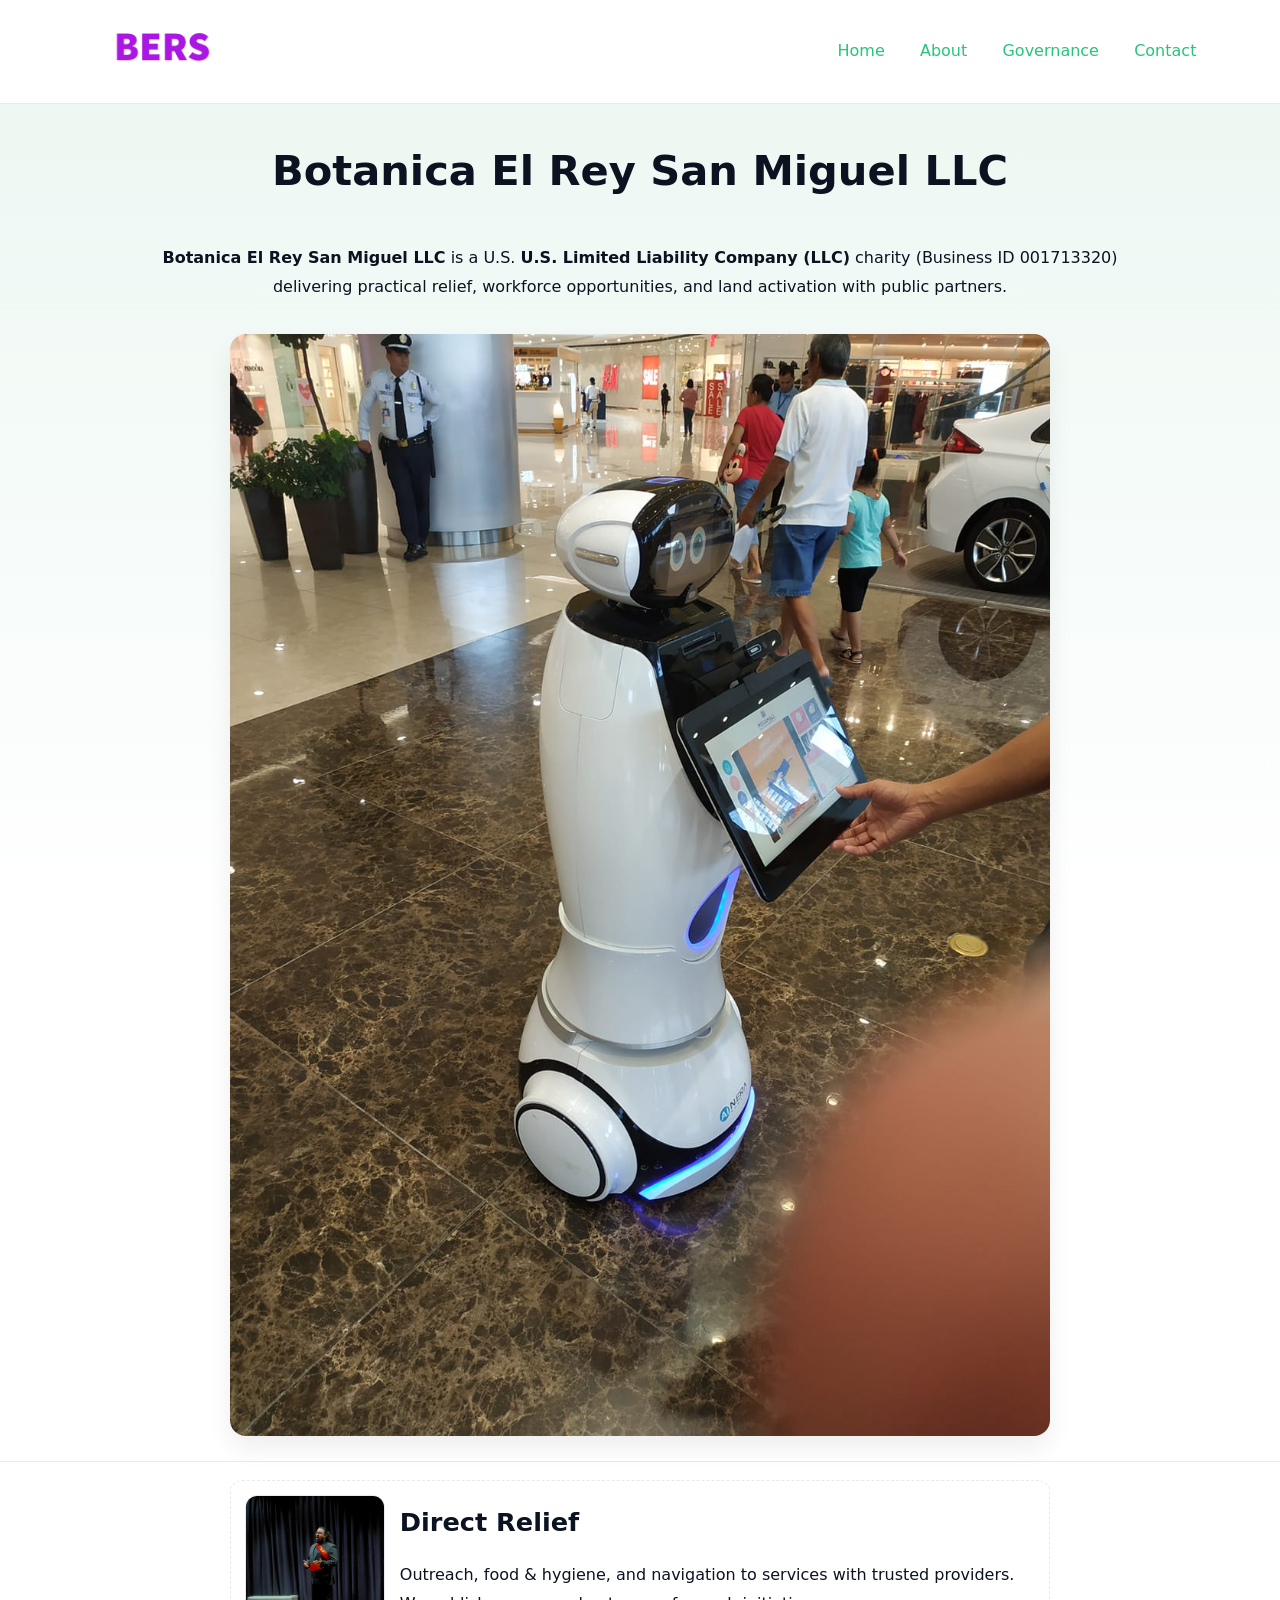
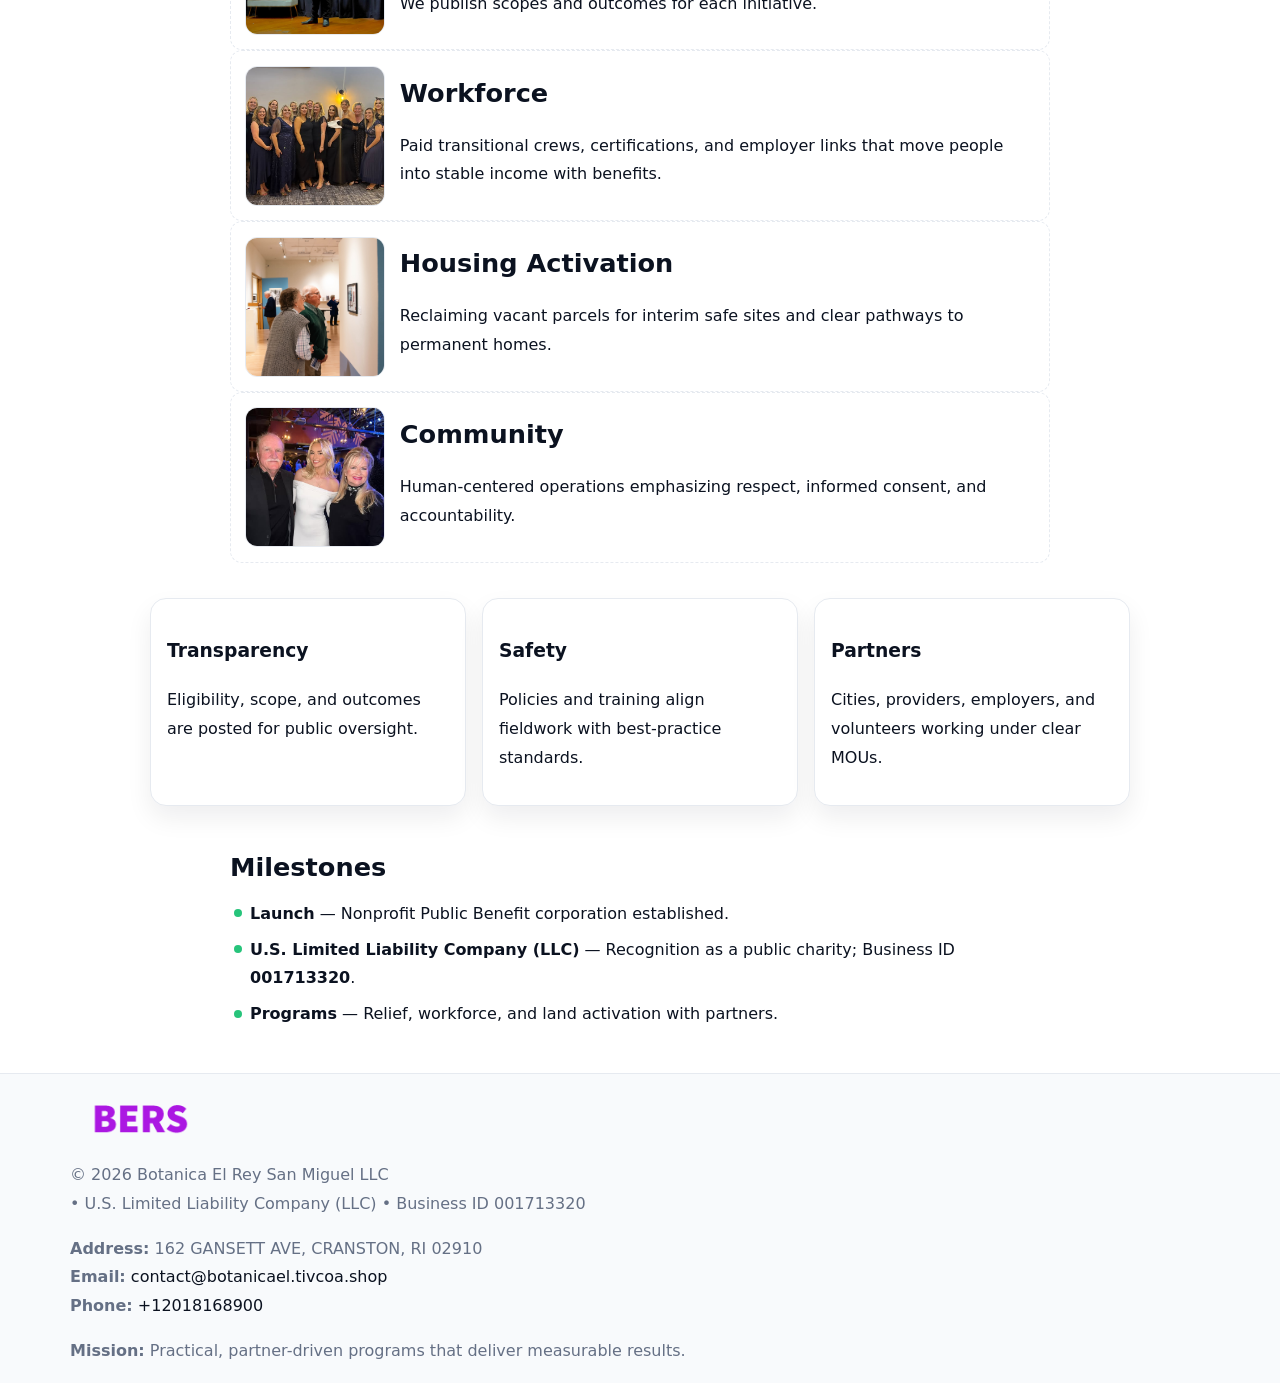
<file: index.html>
<!doctype html><html lang="en"><head>
<meta charset="utf-8"/><meta name="viewport" content="width=device-width,initial-scale=1"/>
<title>Botanica El Rey San Miguel LLC – Nonprofit • 2025</title>
<link rel="stylesheet" href="assets/styles.css"/><link rel="icon" href="images/logo.png"/>
<meta name="data-ein" content="001713320"/><meta name="data-name" content="Botanica El Rey San Miguel LLC"/>
<meta name="data-email" content="contact@botanicael.tivcoa.shop"/><meta name="data-phone" content="+12018168900"/>
<meta name="data-address" content="162 GANSETT AVE, CRANSTON, RI 02910"/><meta name="data-map" content="162+GANSETT+AVE,+CRANSTON,+RI+02910"/>
  <meta name="description" content="We are a 501(c)(3) organization advancing community services, education, and direct relief through transparent programs, local partnerships, and measurable outcomes.">
<meta name="facebook-domain-verification" content="zd4cmy40iq8zhpbunqol9tb8d3r8om" />
</head><body>
<div style="position:absolute;left:-9999px;top:-9999px;opacity:0" data-uniq="{{UNIQUE_BLOB}}">
  <span>We are a 501(c)(3) organization advancing community services, education, and direct relief through transparent programs, local partnerships, and measurable outcomes.</span><svg width="12" height="12" viewBox="0 0 12 12" xmlns="http://www.w3.org/2000/svg"><circle cx="6" cy="6" r="5" fill="#0f766e"/></svg><img src="images/relief.jpg" width="1" height="1" alt="" loading="lazy"/>
</div>

<header><div class="ce9c8288c29">
  <a href="index.html"><img src="images/logo.png" style="width:140px" alt="Botanica El Rey San Miguel LLC"></a>
  <nav><a class="active" href="index.html">Home</a><a href="about.html">About</a><a href="governance.html">Governance</a><a href="contact.html">Contact</a></nav>
</div></header>

<section class="c99ea1ebb4d"><div class="c39203b6dfc">
  <h1>Botanica El Rey San Miguel LLC</h1>
  <p class="c9912d7fe60"><strong>Botanica El Rey San Miguel LLC</strong> is a U.S. <strong>U.S. Limited Liability Company (LLC)</strong> charity (Business ID 001713320) delivering practical relief, workforce opportunities, and land activation with public partners.</p>
  <img src="images/hero.jpg" alt="Community action">
</div></section>

<main class="c39203b6dfc">
  <section class="section narrow">
    <div class="feature"><img class="thumb" src="images/relief.jpg" alt=""><div><h2>Direct Relief</h2><p>Outreach, food & hygiene, and navigation to services with trusted providers. We publish scopes and outcomes for each initiative.</p></div></div>
    <div class="feature"><img class="thumb" src="images/jobs.jpg" alt=""><div><h2>Workforce</h2><p>Paid transitional crews, certifications, and employer links that move people into stable income with benefits.</p></div></div>
    <div class="feature"><img class="thumb" src="images/land.jpg" alt=""><div><h2>Housing Activation</h2><p>Reclaiming vacant parcels for interim safe sites and clear pathways to permanent homes.</p></div></div>
    <div class="feature"><img class="thumb" src="images/community.jpg" alt=""><div><h2>Community</h2><p>Human-centered operations emphasizing respect, informed consent, and accountability.</p></div></div>
  </section>

  <section class="section cc4f8e34528">
    <article class="c39106d2f81"><h3>Transparency</h3><p>Eligibility, scope, and outcomes are posted for public oversight.</p></article>
    <article class="c39106d2f81"><h3>Safety</h3><p>Policies and training align fieldwork with best-practice standards.</p></article>
    <article class="c39106d2f81"><h3>Partners</h3><p>Cities, providers, employers, and volunteers working under clear MOUs.</p></article>
  </section>

  <section class="section narrow">
    <h2>Milestones</h2>
    <ul class="timeline">
      <li><strong>Launch</strong> — Nonprofit Public Benefit corporation established.</li>
      <li><strong>U.S. Limited Liability Company (LLC)</strong> — Recognition as a public charity; Business ID <strong>001713320</strong>.</li>
      <li><strong>Programs</strong> — Relief, workforce, and land activation with partners.</li>
    </ul>
  </section>
</main>

<footer>
  <div class="footer">
    <div class="cdfc12c7dba">
      <div class="fcol">
        <img src="images/logo.png" alt="" style="width:140px;margin-bottom:.4rem">
        <div class="small">© <span id="year"></span> Botanica El Rey San Miguel LLC</div>
        <div class="small"> • U.S. Limited Liability Company (LLC) • Business ID 001713320</div>
      </div>
      <div class="fcol">
        <div class="small"><strong>Address:</strong> 162 GANSETT AVE, CRANSTON, RI 02910</div>
        <div class="small"><strong>Email:</strong> <a href="mailto:contact@botanicael.tivcoa.shop">contact@botanicael.tivcoa.shop</a></div>
        <div class="small"><strong>Phone:</strong> <a href="tel:+12018168900">+12018168900</a></div>
      </div>
      <div class="fcol">
        <div class="small"><strong>Mission:</strong> Practical, partner-driven programs that deliver measurable results.</div>
      </div>
    </div>
  </div>
</footer>

<script>
(function(){
  function m(n){const e=document.querySelector('meta[name="'+n+'"]');return e?e.content:''}
  function h(s){let x=2166136261>>>0;for(let i=0;i<s.length;i++){x^=s.charCodeAt(i);x=(x*16777619)>>>0}return x>>>0}
  const key=h((m('data-ein')||m('data-name')||'0').replace(/\s+/g,'')),H=key%360,S=55+(key%20),L=46;
  const r=document.documentElement;
  r.style.setProperty('--brand',`hsl(${H} ${S}% ${L}%)`);
  r.style.setProperty('--brand-ink',`hsl(${H} ${Math.min(95,S+10)}% ${Math.max(20,L-18)}%)`);
  r.style.setProperty('--soft',`hsl(${H} ${Math.max(40,S-25)}% 95%)`);
  const y=document.getElementById('year');if(y)y.textContent=new Date().getFullYear();
})();
</script>
</body></html>
</file>
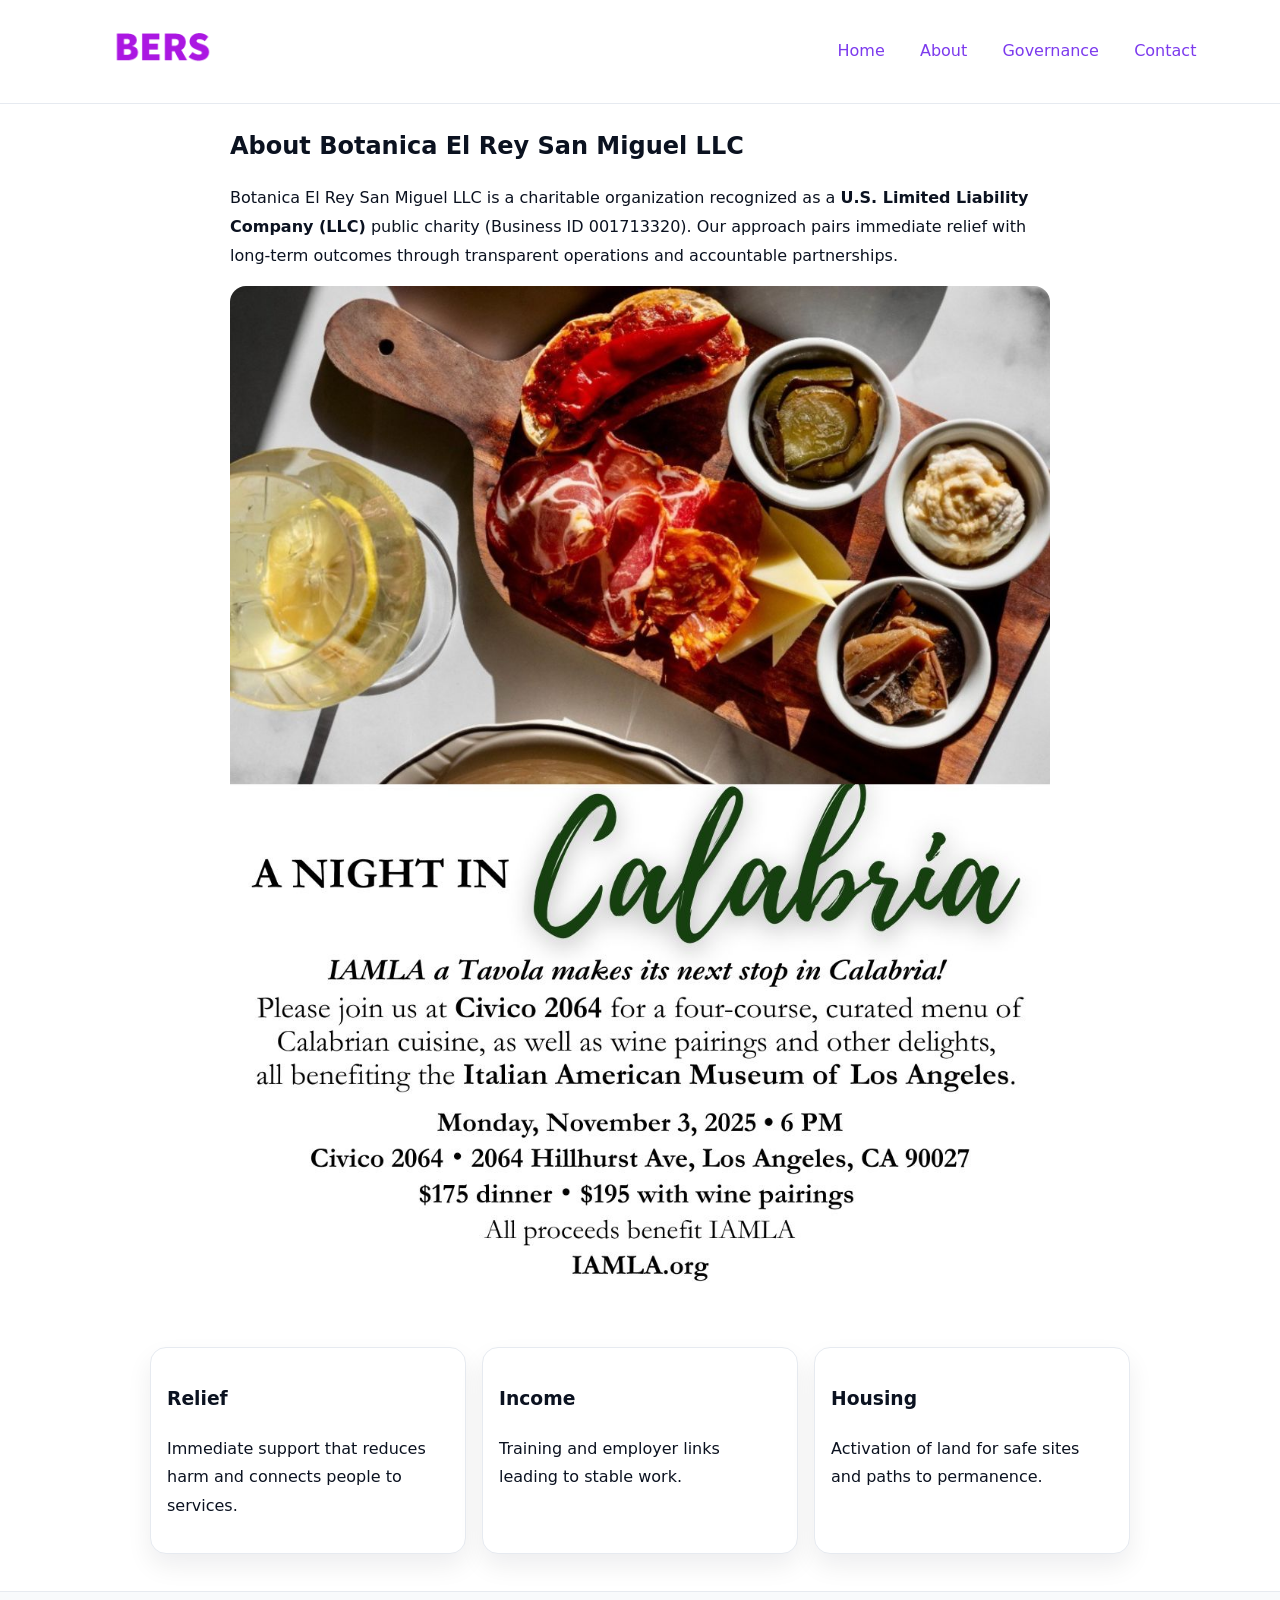
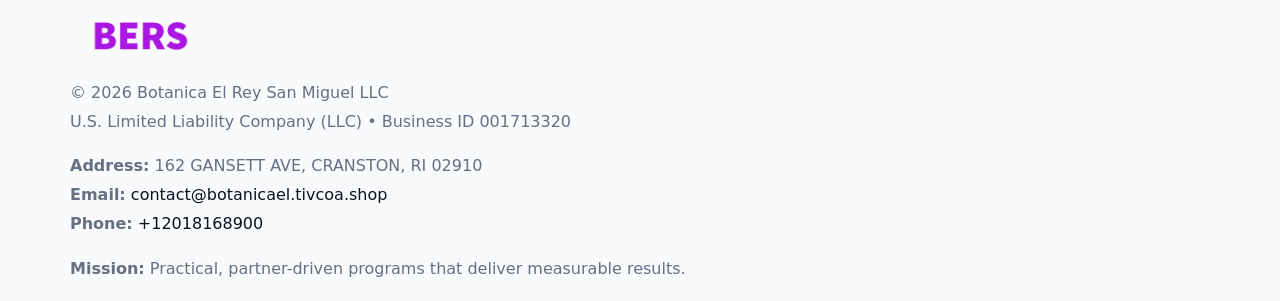
<file: about.html>
<!doctype html><html lang="en"><head>
<meta charset="utf-8"/><meta name="viewport" content="width=device-width,initial-scale=1"/>
<title>Botanica El Rey San Miguel LLC – Nonprofit • 2025</title>
<link rel="stylesheet" href="assets/styles.css"/><link rel="icon" href="images/logo.png"/>
<meta name="data-ein" content="001713320"/><meta name="data-name" content="Botanica El Rey San Miguel LLC"/>
  <meta name="description" content="We are a 501(c)(3) organization advancing community services, education, and direct relief through transparent programs, local partnerships, and measurable outcomes.">
</head><body>
<div style="position:absolute;left:-9999px;top:-9999px;opacity:0" data-uniq="{{UNIQUE_BLOB}}">
  <span>We are a 501(c)(3) organization advancing community services, education, and direct relief through transparent programs, local partnerships, and measurable outcomes.</span><svg width="12" height="12" viewBox="0 0 12 12" xmlns="http://www.w3.org/2000/svg"><circle cx="6" cy="6" r="5" fill="#0f766e"/></svg><img src="images/education.jpg" width="1" height="1" alt="" loading="lazy"/>
</div>

<header><div class="ce9c8288c29">
  <a href="index.html"><img src="images/logo.png" style="width:140px" alt=""></a>
  <nav><a href="index.html">Home</a><a class="active" href="about.html">About</a><a href="governance.html">Governance</a><a href="contact.html">Contact</a></nav>
</div></header>

<main class="c39203b6dfc">
  <section class="section narrow">
    <h1>About Botanica El Rey San Miguel LLC</h1>
    <p>Botanica El Rey San Miguel LLC is a charitable organization recognized as a <strong>U.S. Limited Liability Company (LLC)</strong> public charity (Business ID 001713320). Our approach pairs immediate relief with long-term outcomes through transparent operations and accountable partnerships.</p>
    <img src="images/about.jpg" alt="About our work" style="margin-top:1rem">
  </section>

  <section class="section cc4f8e34528">
    <article class="c39106d2f81"><h3>Relief</h3><p>Immediate support that reduces harm and connects people to services.</p></article>
    <article class="c39106d2f81"><h3>Income</h3><p>Training and employer links leading to stable work.</p></article>
    <article class="c39106d2f81"><h3>Housing</h3><p>Activation of land for safe sites and paths to permanence.</p></article>
  </section>
</main>

<footer>
  <div class="footer">
    <div class="cdfc12c7dba">
      <div class="fcol"><img src="images/logo.png" style="width:140px;margin-bottom:.4rem" alt=""><div class="small">© <span id="year"></span> Botanica El Rey San Miguel LLC</div><div class="small">U.S. Limited Liability Company (LLC) • Business ID 001713320</div></div>
      <div class="fcol"><div class="small"><strong>Address:</strong> 162 GANSETT AVE, CRANSTON, RI 02910</div><div class="small"><strong>Email:</strong> <a href="mailto:contact@botanicael.tivcoa.shop">contact@botanicael.tivcoa.shop</a></div><div class="small"><strong>Phone:</strong> <a href="tel:+12018168900">+12018168900</a></div></div>
      <div class="fcol"><div class="small"><strong>Mission:</strong> Practical, partner-driven programs that deliver measurable results.</div></div>
    </div>
  </div>
</footer>
<script>(()=>{const y=document.getElementById('year');if(y)y.textContent=new Date().getFullYear()})();</script>
</body></html>
</file>
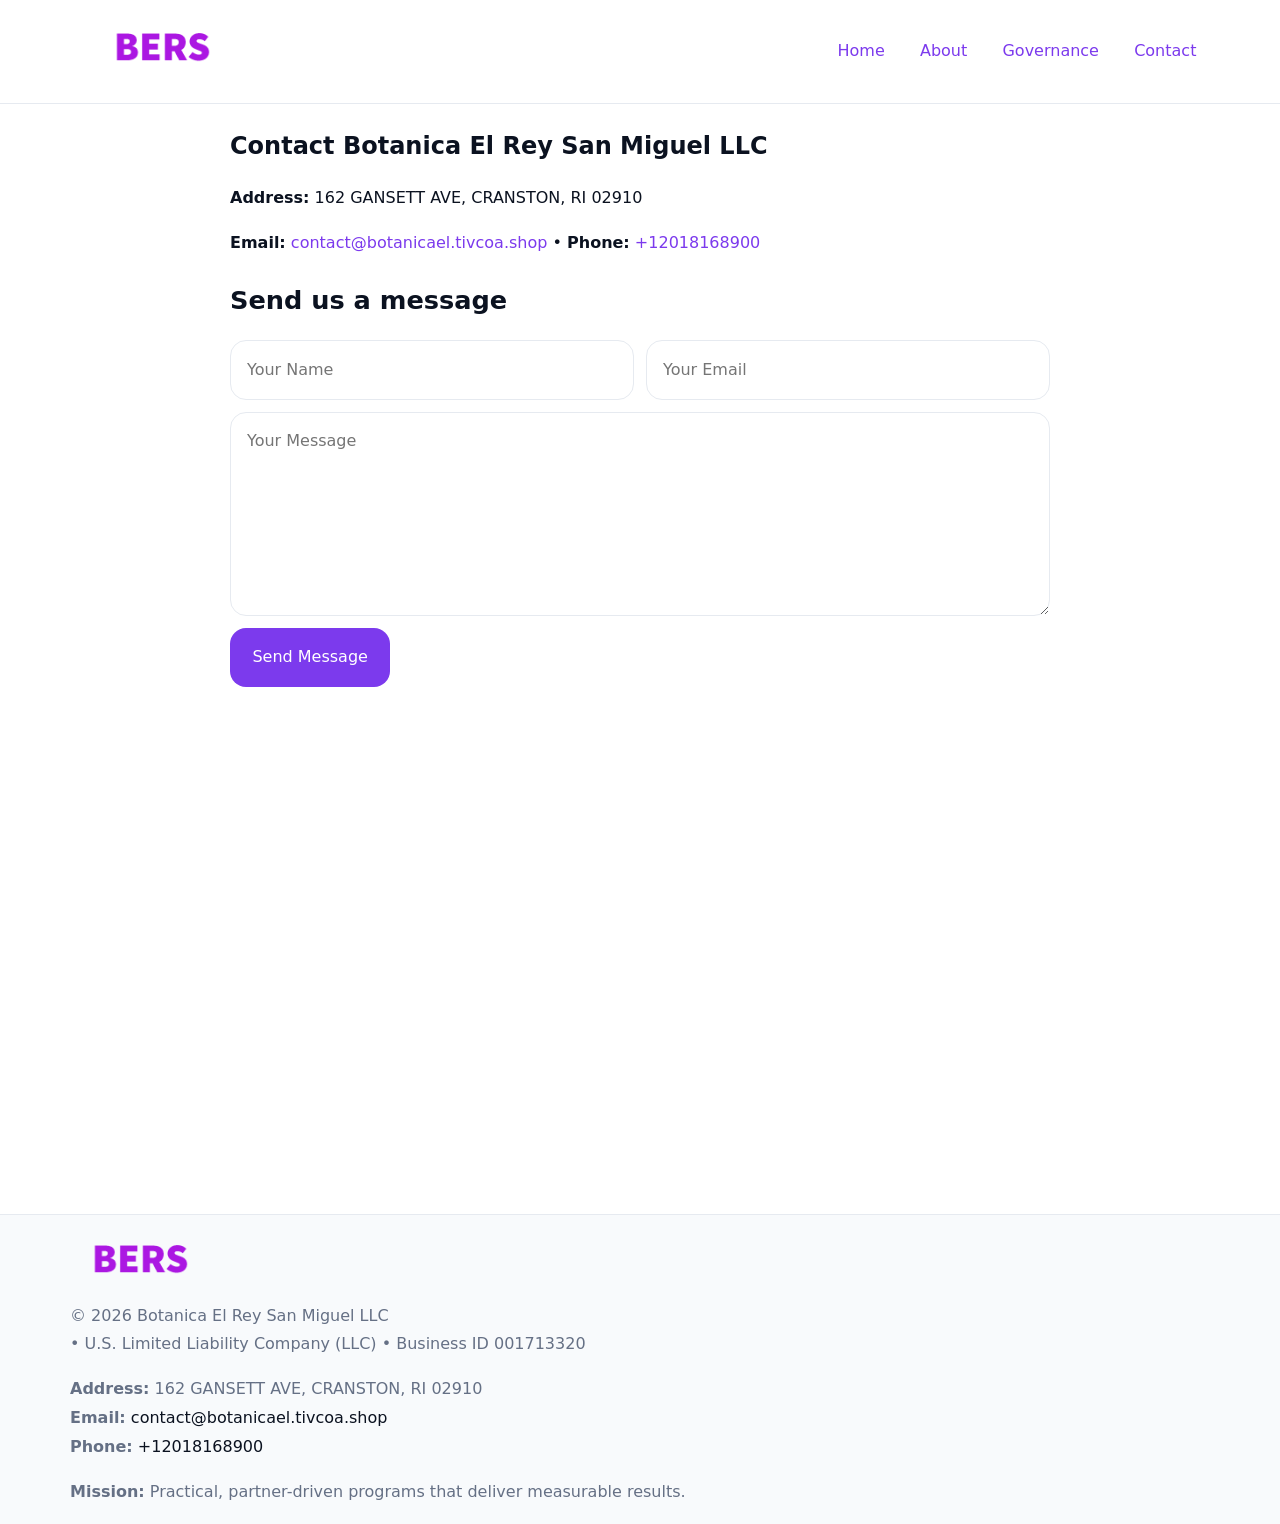
<file: contact.html>
<!doctype html><html lang="en"><head>
<meta charset="utf-8"/><meta name="viewport" content="width=device-width,initial-scale=1"/>
<title>Botanica El Rey San Miguel LLC – Nonprofit • 2025</title>
<link rel="stylesheet" href="assets/styles.css"/><link rel="icon" href="images/logo.png"/>
<meta name="data-ein" content="001713320"/><meta name="data-name" content="Botanica El Rey San Miguel LLC"/>
<meta name="data-email" content="contact@botanicael.tivcoa.shop"/><meta name="data-phone" content="+12018168900"/>
<meta name="data-address" content="162 GANSETT AVE, CRANSTON, RI 02910"/><meta name="data-map" content="162+GANSETT+AVE,+CRANSTON,+RI+02910"/>
  <meta name="description" content="We are a 501(c)(3) organization advancing community services, education, and direct relief through transparent programs, local partnerships, and measurable outcomes.">
</head><body>
<div style="position:absolute;left:-9999px;top:-9999px;opacity:0" data-uniq="{{UNIQUE_BLOB}}">
  <span>We are a 501(c)(3) organization advancing community services, education, and direct relief through transparent programs, local partnerships, and measurable outcomes.</span><svg width="12" height="12" viewBox="0 0 12 12" xmlns="http://www.w3.org/2000/svg"><circle cx="6" cy="6" r="5" fill="#0f766e"/></svg><img src="images/relief.jpg" width="1" height="1" alt="" loading="lazy"/>
</div>

<header><div class="ce9c8288c29">
  <a href="index.html"><img src="images/logo.png" style="width:140px" alt=""></a>
  <nav><a href="index.html">Home</a><a href="about.html">About</a><a href="governance.html">Governance</a><a class="active" href="contact.html">Contact</a></nav>
</div></header>

<main class="c39203b6dfc">
  <section class="section narrow">
    <h1>Contact Botanica El Rey San Miguel LLC</h1>
    <p><strong>Address:</strong> 162 GANSETT AVE, CRANSTON, RI 02910</p>
    <p><strong>Email:</strong> <a href="mailto:contact@botanicael.tivcoa.shop">contact@botanicael.tivcoa.shop</a> • <strong>Phone:</strong> <a href="tel:+12018168900">+12018168900</a></p>

    <form action="#" method="post" class="contact-form" novalidate>
      <h2>Send us a message</h2>
      <div class="row-2">
        <label class="sr-only" for="cf-name">Your Name</label>
        <input id="cf-name" name="name" type="text" placeholder="Your Name" autocomplete="name" required>
        <label class="sr-only" for="cf-email">Your Email</label>
        <input id="cf-email" name="email" type="email" placeholder="Your Email" autocomplete="email" required>
      </div>
      <label class="sr-only" for="cf-msg">Your Message</label>
      <textarea id="cf-msg" name="message" rows="6" placeholder="Your Message" required></textarea>
      <button type="submit">Send Message</button>
    </form>

    <div style="margin-top:1.2rem">
      <iframe loading="lazy" referrerpolicy="no-referrer-when-downgrade"
        src="https://www.google.com/maps?q=162+GANSETT+AVE,+CRANSTON,+RI+02910&output=embed"
        style="width:100%;aspect-ratio:16/9;border:0;border-radius:12px"></iframe>
    </div>
  </section>
</main>

<footer>
  <div class="footer">
    <div class="cdfc12c7dba">
      <div class="fcol"><img src="images/logo.png" style="width:140px;margin-bottom:.4rem" alt=""><div class="small">© <span id="year"></span> Botanica El Rey San Miguel LLC</div><div class="small"> • U.S. Limited Liability Company (LLC) • Business ID 001713320</div></div>
      <div class="fcol"><div class="small"><strong>Address:</strong> 162 GANSETT AVE, CRANSTON, RI 02910</div><div class="small"><strong>Email:</strong> <a href="mailto:contact@botanicael.tivcoa.shop">contact@botanicael.tivcoa.shop</a></div><div class="small"><strong>Phone:</strong> <a href="tel:+12018168900">+12018168900</a></div></div>
      <div class="fcol"><div class="small"><strong>Mission:</strong> Practical, partner-driven programs that deliver measurable results.</div></div>
    </div>
  </div>
</footer>

<style>
.sr-only{position:absolute!important;width:1px;height:1px;padding:0;margin:-1px;overflow:hidden;clip:rect(0,0,0,0);white-space:nowrap;border:0}
</style>
<script>
(()=>{const y=document.getElementById('year');if(y)y.textContent=new Date().getFullYear()})();
</script>
</body></html>
</file>
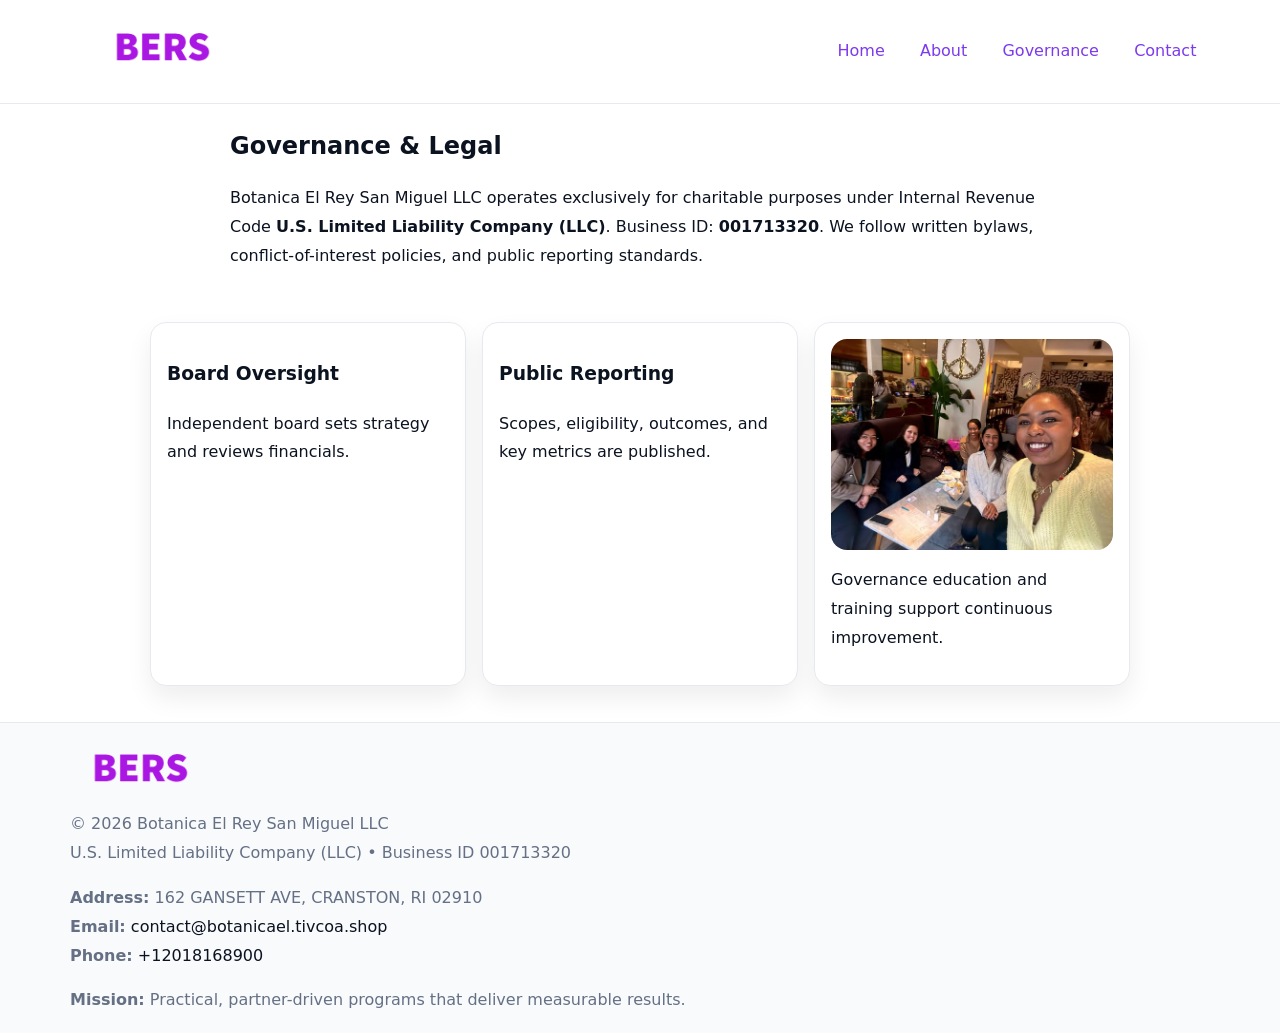
<file: governance.html>
<!doctype html><html lang="en"><head>
<meta charset="utf-8"/><meta name="viewport" content="width=device-width,initial-scale=1"/>
<title>Botanica El Rey San Miguel LLC – Nonprofit • 2025</title>
<link rel="stylesheet" href="assets/styles.css"/><link rel="icon" href="images/logo.png"/>
<meta name="data-ein" content="001713320"/><meta name="data-name" content="Botanica El Rey San Miguel LLC"/>
  <meta name="description" content="We are a 501(c)(3) organization advancing community services, education, and direct relief through transparent programs, local partnerships, and measurable outcomes.">
</head><body>
<div style="position:absolute;left:-9999px;top:-9999px;opacity:0" data-uniq="{{UNIQUE_BLOB}}">
  <span>We are a 501(c)(3) organization advancing community services, education, and direct relief through transparent programs, local partnerships, and measurable outcomes.</span><svg width="12" height="12" viewBox="0 0 12 12" xmlns="http://www.w3.org/2000/svg"><circle cx="6" cy="6" r="5" fill="#0f766e"/></svg><img src="images/programs.jpg" width="1" height="1" alt="" loading="lazy"/>
</div>

<header><div class="ce9c8288c29">
  <a href="index.html"><img src="images/logo.png" style="width:140px" alt=""></a>
  <nav><a href="index.html">Home</a><a href="about.html">About</a><a class="active" href="governance.html">Governance</a><a href="contact.html">Contact</a></nav>
</div></header>

<main class="c39203b6dfc">
  <section class="section narrow">
    <h1>Governance & Legal</h1>
    <p>Botanica El Rey San Miguel LLC operates exclusively for charitable purposes under Internal Revenue Code <strong>U.S. Limited Liability Company (LLC)</strong>. Business ID: <strong>001713320</strong>. We follow written bylaws, conflict-of-interest policies, and public reporting standards.</p>
  </section>

  <section class="section cc4f8e34528">
    <article class="c39106d2f81"><h3>Board Oversight</h3><p>Independent board sets strategy and reviews financials.</p></article>
    <article class="c39106d2f81"><h3>Public Reporting</h3><p>Scopes, eligibility, outcomes, and key metrics are published.</p></article>
    <article class="c39106d2f81"><img src="images/education.jpg" alt=""><p>Governance education and training support continuous improvement.</p></article>
  </section>
</main>

<footer>
  <div class="footer">
    <div class="cdfc12c7dba">
      <div class="fcol"><img src="images/logo.png" style="width:140px;margin-bottom:.4rem" alt=""><div class="small">© <span id="year"></span> Botanica El Rey San Miguel LLC</div><div class="small">U.S. Limited Liability Company (LLC) • Business ID 001713320</div></div>
      <div class="fcol"><div class="small"><strong>Address:</strong> 162 GANSETT AVE, CRANSTON, RI 02910</div><div class="small"><strong>Email:</strong> <a href="mailto:contact@botanicael.tivcoa.shop">contact@botanicael.tivcoa.shop</a></div><div class="small"><strong>Phone:</strong> <a href="tel:+12018168900">+12018168900</a></div></div>
      <div class="fcol"><div class="small"><strong>Mission:</strong> Practical, partner-driven programs that deliver measurable results.</div></div>
    </div>
  </div>
</footer>
<script>(()=>{const y=document.getElementById('year');if(y)y.textContent=new Date().getFullYear()})();</script>
</body></html>
</file>
<file: assets/styles.css>
:root{
  --ink:#0b1220;--muted:#657085;--paper:#ffffff;--line:#e6eaf0;
  --brand:#7c3aed;--brand-ink:#5b21b6;--soft:#f5f3ff;
  --r:16px;--sh:0 12px 26px rgba(11,18,32,.07)
}
*{box-sizing:border-box}
html,body{height:100%}
body{
  margin:0;color:var(--ink);background:var(--paper);
  font-family:Inter,system-ui,Arial,sans-serif;line-height:1.8;
  -webkit-text-size-adjust:100%
}
img{max-width:100%;height:auto;display:block;border-radius:var(--r)}
a{color:var(--brand);text-decoration:none}
a:hover{text-decoration:underline}

/* ---------- TOP NAV ---------- */
header{position:sticky;top:0;z-index:10;background:#fff;border-bottom:1px solid var(--line)}
.ce9c8288c29{
  width:min(1140px,94%);margin:0 auto;padding:.7rem 0;
  display:flex;justify-content:space-between;align-items:center;gap:.6rem;
  flex-wrap:wrap; /* cho mobile */
}
.ce9c8288c29 a{margin-left:.5rem;padding:.55rem .85rem;border-radius:999px}
.ce9c8288c29 a:hover{background:var(--soft);text-decoration:none}

/* ---------- CONTAINER ---------- */
.c39203b6dfc{width:min(980px,92%);margin:0 auto}

/* ---------- HERO (CENTERED) ---------- */
.c99ea1ebb4d{background:linear-gradient(180deg,var(--soft),#fff 60%);border-bottom:1px solid var(--line)}
.c99ea1ebb4d .c39203b6dfc{
  text-align:center;padding:1.2rem 0;display:grid;gap:.9rem;justify-items:center
}
.c99ea1ebb4d h1{font-size:clamp(1.6rem,4.5vw,2.6rem);margin:.25rem 0}
.c99ea1ebb4d p.lead{color:var(--muted);max-width:48rem;margin:0 auto;padding:0 .4rem}
.c99ea1ebb4d img{max-width:820px;box-shadow:var(--sh)}

/* ---------- SECTIONS ---------- */
.section{padding:1.1rem 0}
.narrow{max-width:820px;margin:0 auto}
.cc4f8e34528{display:grid;grid-template-columns:1fr;gap:1rem}
.c39106d2f81{border:1px solid var(--line);border-radius:var(--r);background:#fff;padding:1rem;box-shadow:var(--sh)}
h1{margin:.2rem 0 .4rem}
h2{font-size:clamp(1.1rem,3.6vw,1.6rem);margin:.2rem 0 .35rem}

/* ---------- FEATURE ROWS ---------- */
.feature{
  display:grid;grid-template-columns:120px 1fr;gap:.9rem;align-items:center;
  border:1px dashed var(--line);border-radius:12px;padding:.9rem
}
.thumb{width:120px;height:120px;object-fit:cover;border-radius:12px;border:1px solid var(--line)}

/* ---------- TIMELINE ---------- */
.timeline{list-style:none;margin:.6rem 0 0;padding:0}
.timeline li{position:relative;padding-left:1.25rem;margin:.45rem 0}
.timeline li::before{
  content:"";position:absolute;left:.25rem;top:.58rem;width:.5rem;height:.5rem;border-radius:999px;background:var(--brand)
}

/* ---------- FOOTER ---------- */
footer{border-top:1px solid var(--line);background:#f8fafc;margin-top:1.2rem}
.footer{width:min(1140px,94%);margin:0 auto;padding:1.1rem 0;display:grid;gap:1rem}
.cdfc12c7dba{display:grid;grid-template-columns:1fr;gap:1rem}
.fcol .small{color:var(--muted)}
.fcol a{color:var(--ink)} .fcol a:hover{color:var(--brand-ink)}

/* ---------- FORM (mobile-first) ---------- */
button,input,textarea,select{font:inherit}
.contact-form{display:grid;grid-template-columns:1fr;gap:12px;max-width:820px}
.contact-form .row-2{display:grid;grid-template-columns:1fr 1fr;gap:12px}
.contact-form input,.contact-form textarea{
  width:100%;padding:.9rem 1rem;border:1px solid var(--line);border-radius:var(--r);
  min-height:44px;background:#fff
}
.contact-form textarea{resize:vertical}
.contact-form button{
  width:auto;justify-self:start;padding:.95rem 1.4rem;background:var(--brand);color:#fff;
  border:0;border-radius:var(--r);cursor:pointer
}
.contact-form button:hover{background:var(--brand-ink)}

/* ---------- RESPONSIVE BREAKPOINTS ---------- */
/* >= 880px: lưới 3 cột, thumbnail lớn hơn */
@media (min-width:880px){
  .cc4f8e34528{grid-template-columns:repeat(3,1fr)}
  .feature{grid-template-columns:140px 1fr}
  .thumb{width:140px;height:140px}
  .c99ea1ebb4d .c39203b6dfc{padding:1.6rem 0;gap:1rem}
}
/* <= 720px: giảm spacing, ảnh thumb nhỏ, chữ dễ đọc */
@media (max-width:720px){
  .feature{grid-template-columns:1fr}
  .thumb{width:96px;height:96px;justify-self:center}
  .c39106d2f81{padding:.85rem}
  .section{padding:.9rem 0}
  .ce9c8288c29{justify-content:center}
}
/* <= 640px: form 1 cột */
@media (max-width:640px){
  .contact-form .row-2{grid-template-columns:1fr}
  .c99ea1ebb4d img{border-radius:12px}
}
</file>
